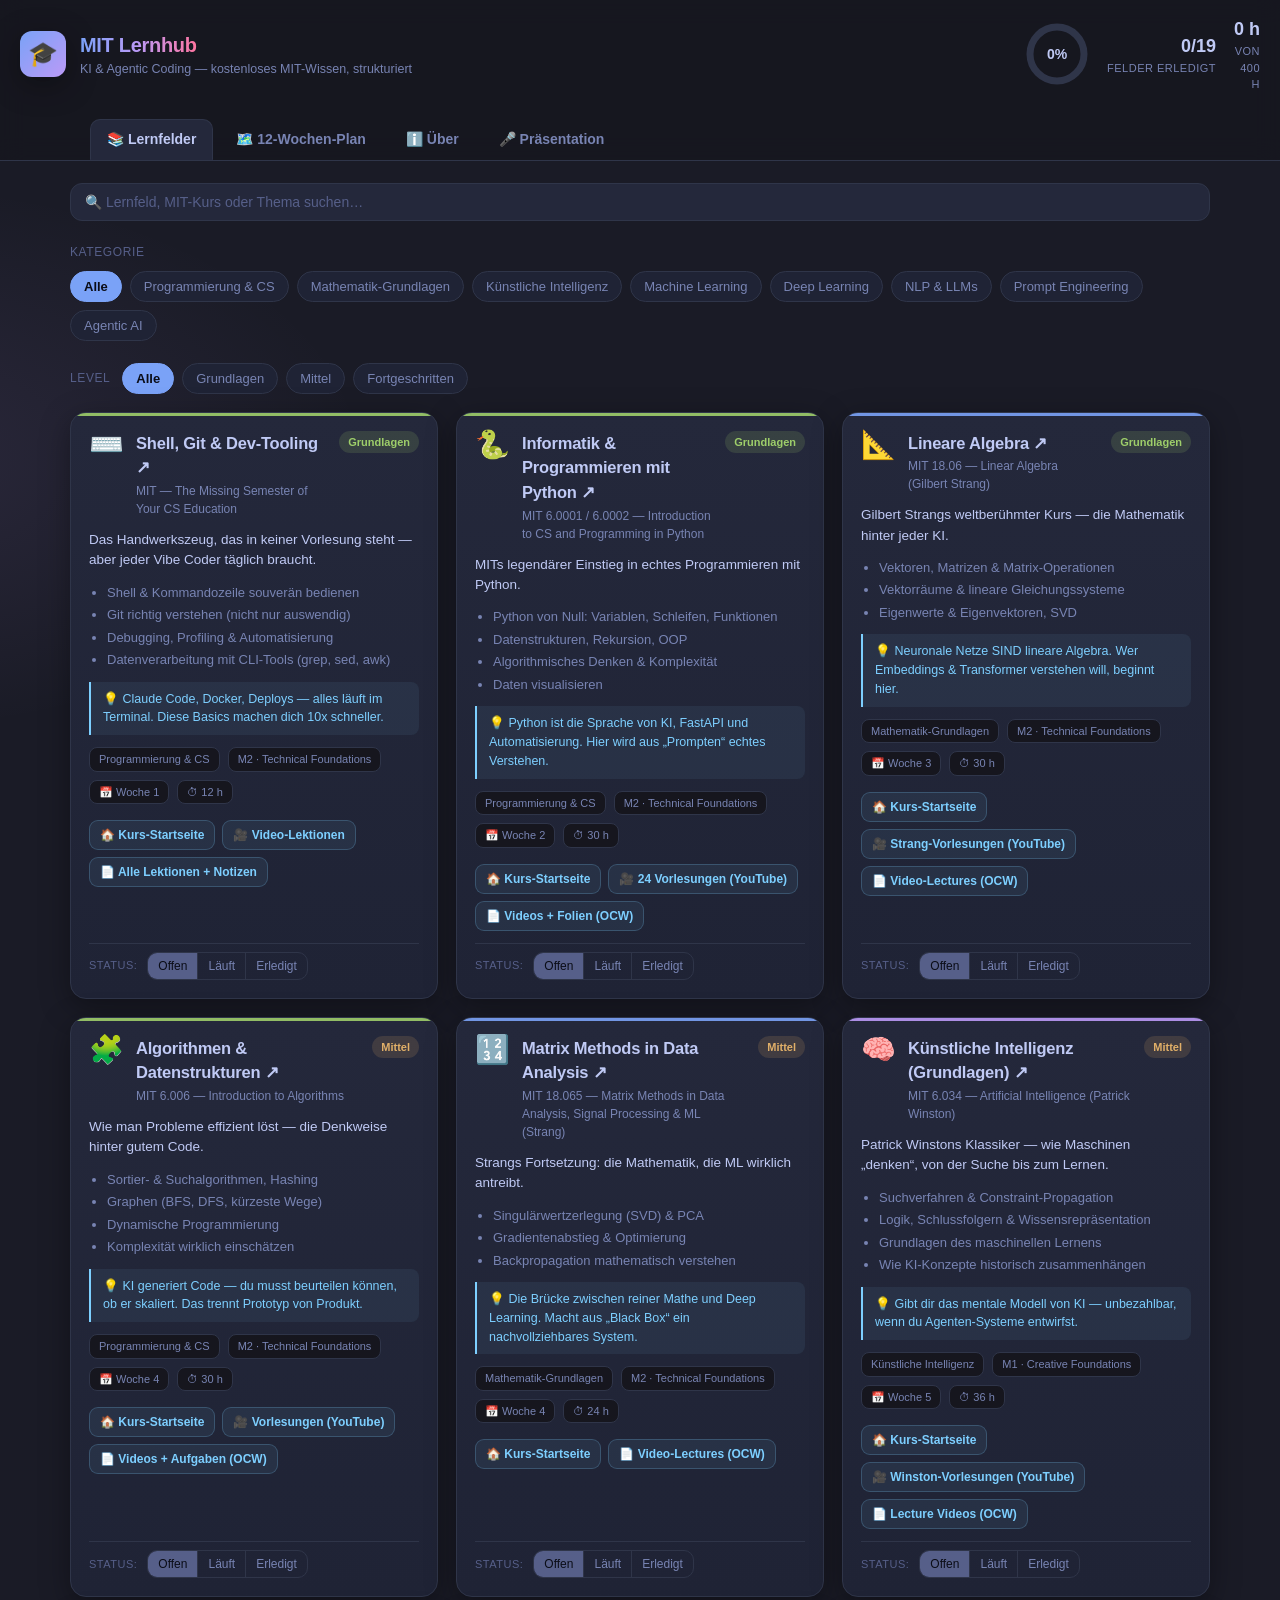
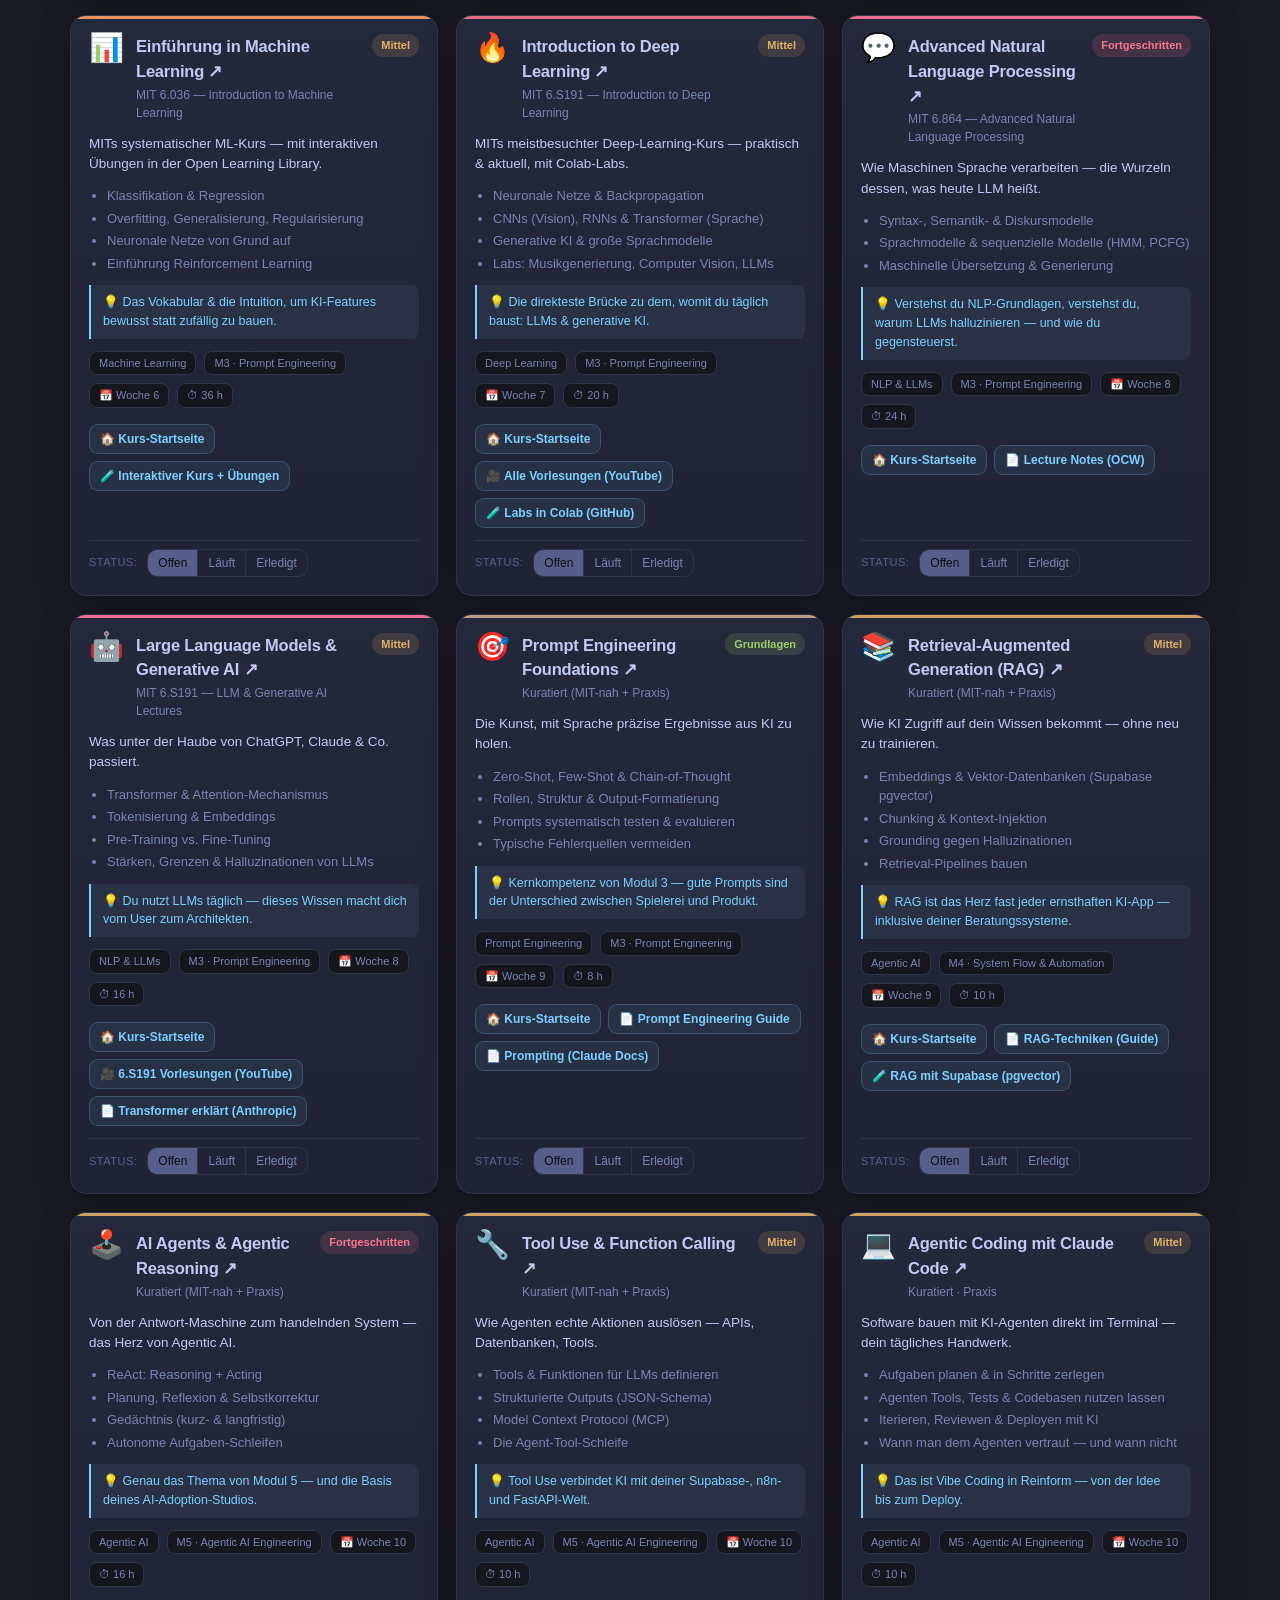
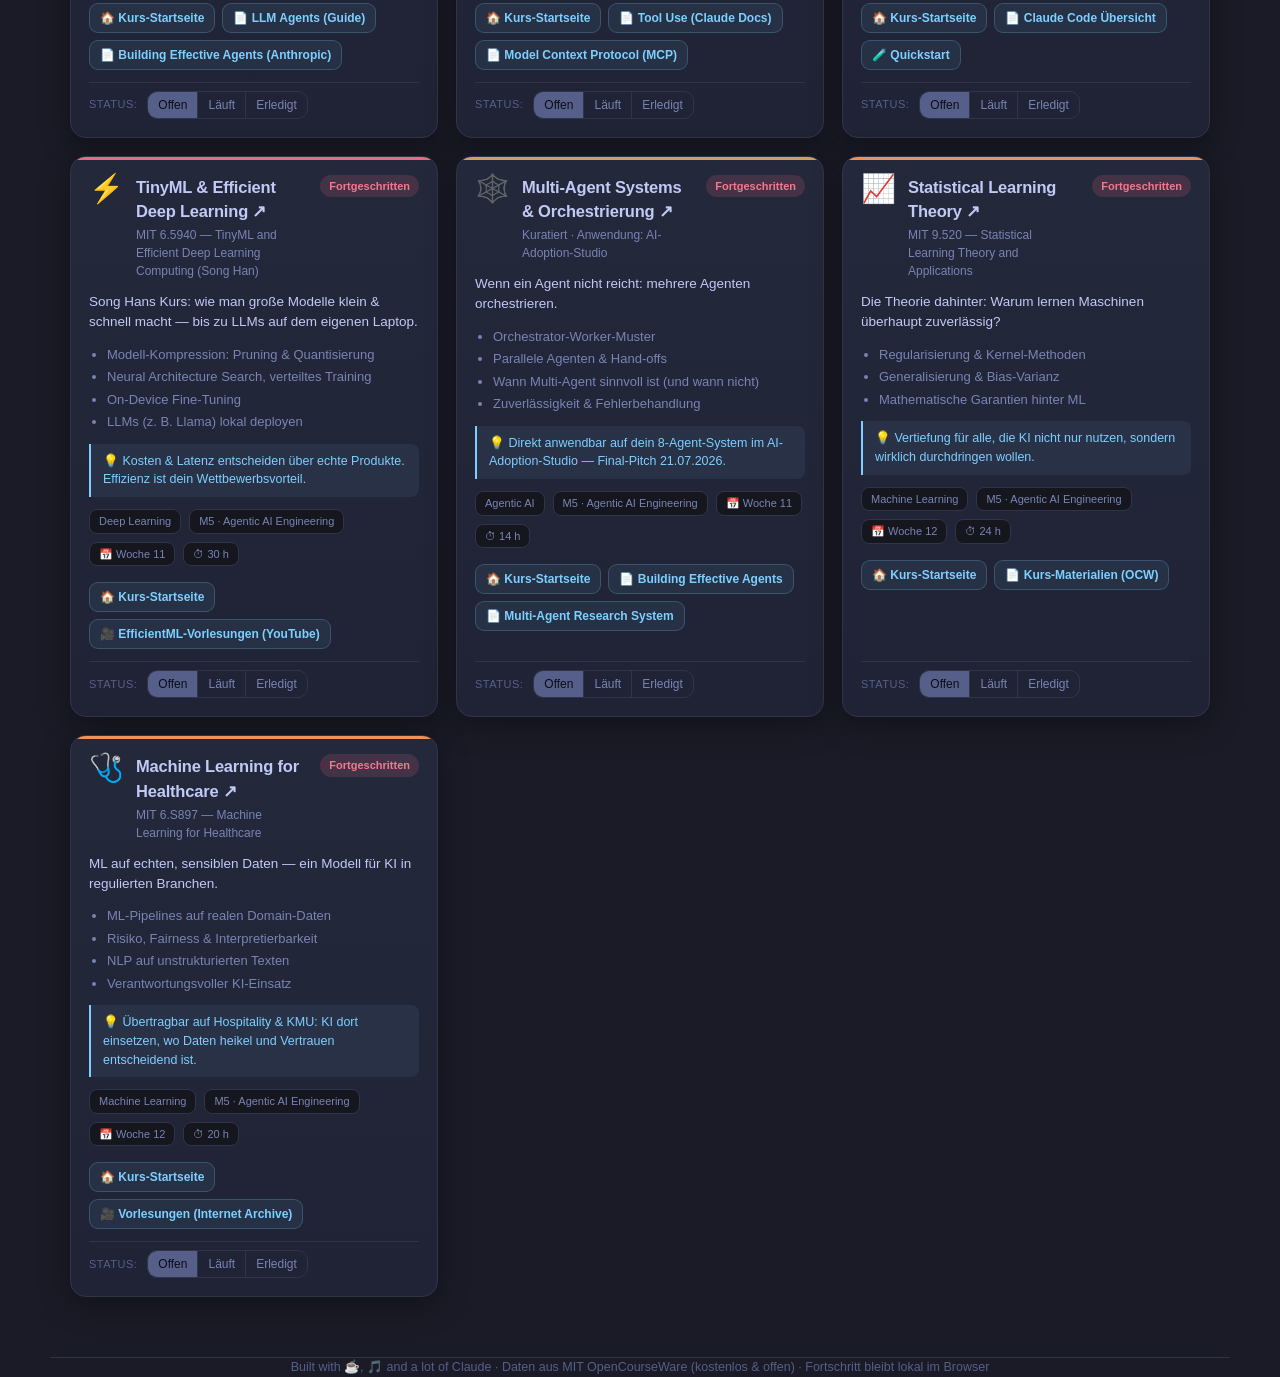
<file: mit-lernhub/index.html>
<!DOCTYPE html>
<html lang="de">
<head>
  <meta charset="UTF-8" />
  <meta name="viewport" content="width=device-width, initial-scale=1.0" />
  <title>MIT Lernhub — KI &amp; Agentic Coding</title>
  <meta name="description" content="Interaktive Lern-Oberfläche für kostenloses MIT-Wissen rund um KI, Machine Learning, Deep Learning und Agentic Coding." />
  <link rel="stylesheet" href="styles.css" />
  <link rel="icon" href="data:image/svg+xml,<svg xmlns='http://www.w3.org/2000/svg' viewBox='0 0 100 100'><text y='.9em' font-size='90'>🎓</text></svg>" />
</head>
<body>
  <header>
    <div class="head-inner">
      <div class="brand">
        <div class="logo">🎓</div>
        <div>
          <h1><span class="grad">MIT Lernhub</span></h1>
          <p>KI &amp; Agentic Coding — kostenloses MIT-Wissen, strukturiert</p>
        </div>
      </div>
      <div class="head-stats">
        <div class="ring" title="Fortschritt nach Lernstunden">
          <svg width="64" height="64">
            <circle cx="32" cy="32" r="27" fill="none" stroke="#2f3549" stroke-width="7"></circle>
            <circle id="ringFill" cx="32" cy="32" r="27" fill="none" stroke="url(#g)" stroke-width="7"
              stroke-linecap="round" stroke-dasharray="169.6" stroke-dashoffset="169.6"></circle>
            <defs><linearGradient id="g" x1="0" y1="0" x2="1" y2="1">
              <stop offset="0%" stop-color="#7aa2f7"/><stop offset="100%" stop-color="#bb9af7"/>
            </linearGradient></defs>
          </svg>
          <div class="pct" id="ringPct">0%</div>
        </div>
        <div class="stat"><b id="statDone">0/20</b><span>Felder erledigt</span></div>
        <div class="stat"><b id="statHours">0 h</b><span>von <span id="statTotal">0</span> h</span></div>
      </div>
    </div>
    <div class="wrap">
      <div class="tabs">
        <button class="tab active" data-view="fields">📚 Lernfelder</button>
        <button class="tab" data-view="plan">🗺️ 12-Wochen-Plan</button>
        <button class="tab" data-view="about">ℹ️ Über</button>
        <a class="tab" href="praesentation.html" style="text-decoration:none">🎤 Präsentation</a>
      </div>
    </div>
  </header>

  <main class="wrap">
    <!-- LERNFELDER -->
    <section id="view-fields">
      <div class="filters">
        <input class="search" id="search" type="search" placeholder="🔍 Lernfeld, MIT-Kurs oder Thema suchen…" />
      </div>
      <div class="filters">
        <span class="filter-label">Kategorie</span>
        <div class="chips" id="catChips"></div>
      </div>
      <div class="filters">
        <span class="filter-label">Level</span>
        <div class="chips" id="lvlChips"></div>
      </div>
      <div class="grid" id="grid"></div>
    </section>

    <!-- PLAN -->
    <section id="view-plan" class="hidden">
      <div class="plan" id="plan"></div>
    </section>

    <!-- ABOUT -->
    <section id="view-about" class="hidden">
      <div class="about">
        <div class="card" style="--accent:#bb9af7">
          <h2>Über diesen Lernhub</h2>
          <p>Das MIT stellt praktisch sein gesamtes Lehrmaterial kostenlos online (MIT OpenCourseWare &amp;
          Open Learning Library). Dieser Hub bündelt die für <b>Vibe Coding &amp; KI</b> relevantesten Kurse zu
          <b>19 Lernfeldern</b> — von Python &amp; linearer Algebra über Deep Learning bis zu Agentic AI — und
          mappt sie auf die 5 Module des Vibe Coding Bootcamps.</p>
          <p><b>Fortschritt</b> wird lokal in deinem Browser gespeichert (localStorage) — nichts verlässt dein Gerät.
          Dieselben Lernfelder liegen zusätzlich als Notion-Datenbank im <i>Vibe Coding Bootcamp</i> Workspace,
          inklusive Board-, Wochen- und Status-Ansichten.</p>
          <p><b>Quellen:</b> MIT OpenCourseWare (ocw.mit.edu), MIT 6.S191 (introtodeeplearning.com),
          MIT HAN Lab 6.5940 sowie kuratierte Praxis-Ressourcen für Prompt Engineering &amp; Agentic Coding.</p>
          <a class="cta" id="notionLink" href="#" target="_blank" rel="noopener">→ Zur Notion-Datenbank</a>
          &nbsp;
          <a class="cta" id="planLink" href="#" target="_blank" rel="noopener" style="background:linear-gradient(135deg,#9ece6a,#7dcfff)">→ 12-Wochen-Plan in Notion</a>
          <p style="margin-top:18px;color:var(--muted-2);font-size:12.5px">Tipp: „Alles zurücksetzen“ löscht deinen gespeicherten Fortschritt.
          <button id="resetBtn" style="background:none;border:1px solid var(--border);color:var(--red);padding:4px 10px;border-radius:8px;cursor:pointer;margin-left:6px">Alles zurücksetzen</button></p>
        </div>
      </div>
    </section>
  </main>

  <footer class="wrap">
    Built with ☕, 🎵 and a lot of Claude · Daten aus MIT OpenCourseWare (kostenlos &amp; offen) · Fortschritt bleibt lokal im Browser
  </footer>

  <script src="curriculum.js"></script>
  <script src="app.js"></script>
</body>
</html>
</file>
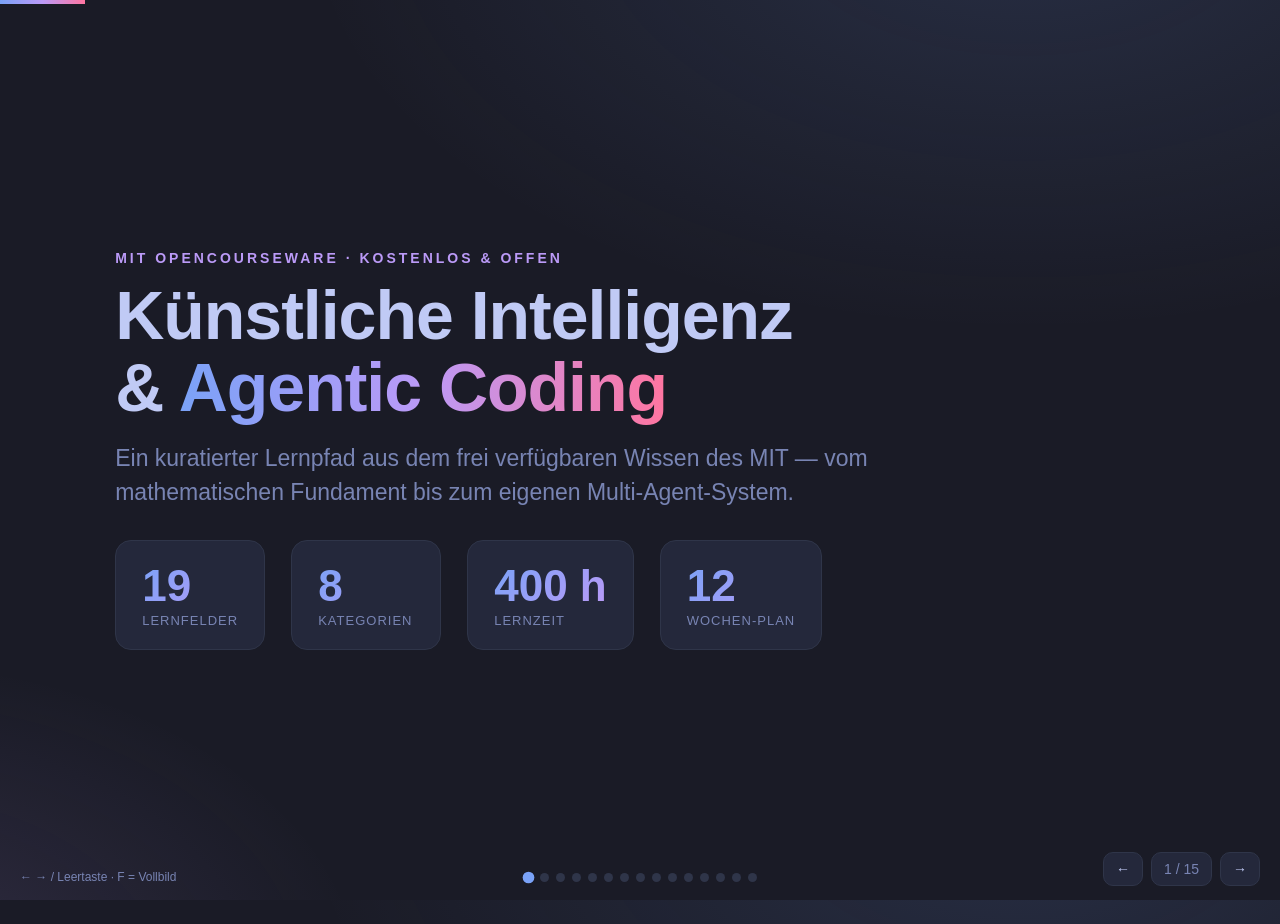
<file: mit-lernhub/praesentation.html>
<!DOCTYPE html>
<html lang="de">
<head>
<meta charset="UTF-8" />
<meta name="viewport" content="width=device-width, initial-scale=1.0" />
<title>MIT KI & Agentic Coding — Präsentation</title>
<style>
  :root{
    --bg:#1a1b26;--surface:#24283b;--surface2:#1f2335;--border:#2f3549;--text:#c0caf5;--muted:#7884b3;
    --blue:#7aa2f7;--cyan:#7dcfff;--green:#9ece6a;--purple:#bb9af7;--orange:#ff9e64;--red:#f7768e;--yellow:#e0af68;--pink:#ff75a0;--brown:#cfa98a;
  }
  *{box-sizing:border-box;margin:0;padding:0}
  html,body{height:100%}
  body{
    font-family:-apple-system,BlinkMacSystemFont,"Segoe UI",Roboto,Arial,sans-serif;color:var(--text);overflow:hidden;
    background:radial-gradient(1200px 700px at 80% -10%,rgba(122,162,247,.14),transparent 60%),
               radial-gradient(900px 600px at -10% 110%,rgba(187,154,247,.14),transparent 55%),var(--bg);
  }
  .deck{height:100vh;width:100vw;position:relative}
  .slide{
    position:absolute;inset:0;display:flex;flex-direction:column;justify-content:center;
    padding:6vh 9vw;opacity:0;transform:translateY(24px);pointer-events:none;transition:opacity .45s,transform .45s;overflow:auto;
  }
  .slide.active{opacity:1;transform:none;pointer-events:auto}
  .kicker{font-size:14px;letter-spacing:3px;text-transform:uppercase;color:var(--purple);font-weight:700;margin-bottom:14px}
  h1{font-size:clamp(34px,6vw,68px);line-height:1.05;letter-spacing:-1px;margin-bottom:18px}
  h2{font-size:clamp(26px,4vw,46px);line-height:1.1;letter-spacing:-.5px;margin-bottom:22px}
  .grad{background:linear-gradient(90deg,var(--blue),var(--purple),var(--pink));-webkit-background-clip:text;background-clip:text;-webkit-text-fill-color:transparent}
  .lead{font-size:clamp(17px,2.1vw,23px);color:var(--muted);max-width:60ch;line-height:1.5}
  ul.big{list-style:none;display:flex;flex-direction:column;gap:14px;margin-top:10px}
  ul.big li{font-size:clamp(16px,2vw,22px);display:flex;gap:14px;align-items:flex-start}
  ul.big li .b{color:var(--blue);font-weight:800}
  .stats{display:flex;gap:26px;flex-wrap:wrap;margin-top:30px}
  .stat{background:var(--surface);border:1px solid var(--border);border-radius:16px;padding:20px 26px;min-width:150px}
  .stat b{display:block;font-size:clamp(28px,4vw,44px);background:linear-gradient(135deg,var(--blue),var(--purple));-webkit-background-clip:text;background-clip:text;-webkit-text-fill-color:transparent}
  .stat span{font-size:13px;color:var(--muted);text-transform:uppercase;letter-spacing:1px}
  .phases{display:grid;grid-template-columns:repeat(auto-fit,minmax(210px,1fr));gap:18px;margin-top:24px}
  .phase{background:var(--surface);border:1px solid var(--border);border-left:4px solid var(--accent,var(--blue));border-radius:14px;padding:18px 20px}
  .phase h3{font-size:19px;margin-bottom:6px}
  .phase p{color:var(--muted);font-size:14px}
  .phase .w{font-size:12px;color:var(--accent,var(--blue));font-weight:700;letter-spacing:1px;text-transform:uppercase}
  .cat-head{display:flex;align-items:center;gap:18px;margin-bottom:8px}
  .cat-ico{font-size:clamp(40px,6vw,64px)}
  .cards{display:grid;grid-template-columns:repeat(auto-fit,minmax(260px,1fr));gap:14px;margin-top:18px}
  .mini{background:var(--surface);border:1px solid var(--border);border-radius:13px;padding:15px 17px;border-top:3px solid var(--accent,var(--blue))}
  .mini h4{font-size:16px;display:flex;gap:9px;align-items:center;margin-bottom:5px}
  .mini .kurs{font-size:12px;color:var(--cyan);margin-bottom:7px}
  .mini p{font-size:13px;color:var(--muted);line-height:1.45}
  .mini .lvl{font-size:11px;padding:2px 8px;border-radius:999px;margin-left:auto;font-weight:600}
  .lvl.Grundlagen{background:rgba(158,206,106,.16);color:var(--green)}
  .lvl.Mittel{background:rgba(224,175,104,.16);color:var(--yellow)}
  .lvl.Fortgeschritten{background:rgba(247,118,142,.16);color:var(--red)}
  table.plan{width:100%;border-collapse:collapse;margin-top:18px;font-size:clamp(13px,1.6vw,17px)}
  table.plan th,table.plan td{text-align:left;padding:9px 12px;border-bottom:1px solid var(--border)}
  table.plan th{color:var(--purple);text-transform:uppercase;font-size:12px;letter-spacing:1px}
  table.plan td:first-child{font-weight:800;color:var(--blue)}
  .pill{display:inline-block;font-size:11px;padding:2px 9px;border-radius:999px;background:var(--surface2);border:1px solid var(--border);color:var(--muted)}
  .src-list{columns:2;gap:30px;margin-top:18px}
  .src-list a{color:var(--blue);text-decoration:none;display:block;padding:7px 0;font-size:15px}
  .src-list a:hover{text-decoration:underline}
  /* chrome */
  .progress{position:fixed;top:0;left:0;height:4px;background:linear-gradient(90deg,var(--blue),var(--purple),var(--pink));z-index:20;transition:width .3s}
  .hud{position:fixed;bottom:18px;left:0;right:0;display:flex;justify-content:center;align-items:center;gap:18px;z-index:20}
  .dots{display:flex;gap:7px;flex-wrap:wrap;justify-content:center;max-width:70vw}
  .dot{width:9px;height:9px;border-radius:50%;background:var(--border);border:0;cursor:pointer;padding:0}
  .dot.active{background:var(--blue);transform:scale(1.3)}
  .nav{position:fixed;bottom:14px;right:20px;display:flex;gap:8px;z-index:20}
  .nav button,.counter{background:var(--surface);border:1px solid var(--border);color:var(--text);border-radius:10px;padding:8px 12px;font-size:14px;cursor:pointer}
  .counter{cursor:default;color:var(--muted)}
  .hint{position:fixed;bottom:16px;left:20px;color:var(--muted);font-size:12px;z-index:20}
  @media(max-width:640px){.slide{padding:7vh 6vw}.src-list{columns:1}.hint{display:none}}
</style>
</head>
<body>
  <div class="progress" id="prog"></div>
  <div class="deck" id="deck"></div>
  <div class="hud"><div class="dots" id="dots"></div></div>
  <div class="hint">← → / Leertaste · F = Vollbild</div>
  <div class="nav">
    <button id="prev">←</button>
    <span class="counter"><span id="cur">1</span> / <span id="tot">1</span></span>
    <button id="next">→</button>
  </div>

  <script src="curriculum.js"></script>
  <script>
  (function(){
    const D = window.CURRICULUM, F = D.fields;
    const CAT_COLOR = {
      "Mathematik-Grundlagen":"#7aa2f7","Programmierung & CS":"#9ece6a","Künstliche Intelligenz":"#bb9af7",
      "Machine Learning":"#ff9e64","Deep Learning":"#f7768e","NLP & LLMs":"#ff75a0","Agentic AI":"#e0af68","Prompt Engineering":"#cfa98a"
    };
    const CAT_ICON = {
      "Mathematik-Grundlagen":"📐","Programmierung & CS":"💾","Künstliche Intelligenz":"🧠",
      "Machine Learning":"📊","Deep Learning":"🔥","NLP & LLMs":"💬","Agentic AI":"🤖","Prompt Engineering":"🎯"
    };
    const esc = s => String(s).replace(/[&<>]/g,c=>({"&":"&amp;","<":"&lt;",">":"&gt;"}[c]));
    const totalH = F.reduce((a,f)=>a+f.aufwand,0);
    const cats = [...new Set(F.map(f=>f.kategorie))];

    const slides = [];

    // 1 — Title
    slides.push(`
      <div class="kicker">MIT OpenCourseWare · kostenlos & offen</div>
      <h1>Künstliche Intelligenz<br>& <span class="grad">Agentic Coding</span></h1>
      <p class="lead">Ein kuratierter Lernpfad aus dem frei verfügbaren Wissen des MIT —
      vom mathematischen Fundament bis zum eigenen Multi-Agent-System.</p>
      <div class="stats">
        <div class="stat"><b>${F.length}</b><span>Lernfelder</span></div>
        <div class="stat"><b>${cats.length}</b><span>Kategorien</span></div>
        <div class="stat"><b>${totalH} h</b><span>Lernzeit</span></div>
        <div class="stat"><b>${D.meta.weeks}</b><span>Wochen-Plan</span></div>
      </div>`);

    // 2 — Why MIT
    slides.push(`
      <div class="kicker">Warum MIT?</div>
      <h2>Eliten-Wissen. <span class="grad">Null Euro.</span></h2>
      <ul class="big">
        <li><span class="b">→</span><div>Das MIT veröffentlicht über <b>OpenCourseWare</b> praktisch sein gesamtes Lehrmaterial — Videos, Skripte, Aufgaben.</div></li>
        <li><span class="b">→</span><div>Dieselben Kurse, die MIT-Studierende belegen — <b>frei zugänglich</b>, in deinem Tempo.</div></li>
        <li><span class="b">→</span><div>Gelehrt von Legenden: <b>Gilbert Strang</b> (Lineare Algebra), <b>Patrick Winston</b> (KI), <b>Song Han</b> (Efficient AI).</div></li>
        <li><span class="b">→</span><div>Hier kuratiert auf das, was <b>Vibe Coding & KI-Produkte</b> wirklich brauchen.</div></li>
      </ul>`);

    // 3 — 4 phases
    const PHASES = [
      {name:"Fundament",w:"Woche 1–4",c:"#7aa2f7",d:"Tooling, Python, Mathe & Algorithmen — die Basis, auf der alles steht."},
      {name:"KI & Machine Learning",w:"Woche 5–6",c:"#ff9e64",d:"Wie Maschinen denken und aus Daten lernen."},
      {name:"Deep Learning & Sprache",w:"Woche 7–8",c:"#f7768e",d:"Neuronale Netze, Transformer und große Sprachmodelle."},
      {name:"Agentic AI & Capstone",w:"Woche 9–12",c:"#e0af68",d:"Prompting, RAG, Agenten & Multi-Agent-Systeme — bis zum eigenen Produkt."},
    ];
    slides.push(`
      <div class="kicker">Der Weg</div>
      <h2>4 Phasen, ein roter Faden</h2>
      <div class="phases">
        ${PHASES.map(p=>`<div class="phase" style="--accent:${p.c}">
          <div class="w">${p.w}</div><h3>${p.name}</h3><p>${p.d}</p></div>`).join("")}
      </div>`);

    // 4..n — one slide per category
    cats.forEach(cat=>{
      const items = F.filter(f=>f.kategorie===cat).sort((a,b)=>a.woche-b.woche);
      const col = CAT_COLOR[cat], h = items.reduce((a,f)=>a+f.aufwand,0);
      slides.push(`
        <div class="cat-head">
          <div class="cat-ico">${CAT_ICON[cat]||"📘"}</div>
          <div><div class="kicker" style="color:${col};margin-bottom:4px">Kategorie · ${items.length} Felder · ${h} h</div>
          <h2 style="margin:0">${esc(cat)}</h2></div>
        </div>
        <div class="cards">
          ${items.map(f=>`<div class="mini" style="--accent:${col}">
            <h4>${f.icon} ${esc(f.lernfeld)} <span class="lvl ${f.level}">${f.level}</span></h4>
            <div class="kurs">${esc(f.kurs)}</div>
            <p>${esc(f.summary)}</p>
          </div>`).join("")}
        </div>`);
    });

    // n+1 — 12-week plan
    const planRows = [
      [1,"Shell, Git & Dev-Tooling","Missing Semester","M2","12"],
      [2,"Python & Informatik-Grundlagen","6.0001 / 6.0002","M2","30"],
      [3,"Lineare Algebra","18.06 (Strang)","M2","30"],
      [4,"Algorithmen + Matrix Methods","6.006 / 18.065","M2","24"],
      [5,"Künstliche Intelligenz","6.034 (Winston)","M1","36"],
      [6,"Machine Learning","6.036","M3","36"],
      [7,"Deep Learning","6.S191","M3","20"],
      [8,"NLP & Large Language Models","6.864 + 6.S191","M3","24"],
      [9,"Prompt Engineering + RAG","Kuratiert","M3/M4","18"],
      [10,"AI Agents + Tool Use + Claude Code","Kuratiert","M5","26"],
      [11,"Multi-Agent + Efficient AI","6.5940 + Praxis","M5","30"],
      [12,"Capstone + Vertiefung","9.520 / 6.S897","M5","20"],
    ];
    slides.push(`
      <div class="kicker">Teilzeit · ~8–12 h / Woche</div>
      <h2>Der 12-Wochen-Lernplan</h2>
      <table class="plan">
        <tr><th>W</th><th>Fokus</th><th>MIT-Quelle</th><th>Modul</th><th>≈ h</th></tr>
        ${planRows.map(r=>`<tr><td>${r[0]}</td><td>${esc(r[1])}</td><td>${esc(r[2])}</td><td><span class="pill">${r[3]}</span></td><td>${r[4]}</td></tr>`).join("")}
      </table>`);

    // n+2 — Agentic AI spotlight / Capstone
    slides.push(`
      <div class="kicker" style="color:var(--yellow)">Das Ziel</div>
      <h2>🤖 Vom Wissen zum <span class="grad">eigenen Agenten-System</span></h2>
      <ul class="big">
        <li><span class="b">①</span><div><b>Agenten</b> verstehen: ReAct, Planung, Reflexion, Gedächtnis.</div></li>
        <li><span class="b">②</span><div><b>Tool Use & MCP</b>: Agenten an Supabase, n8n & APIs anbinden.</div></li>
        <li><span class="b">③</span><div><b>Multi-Agent-Orchestrierung</b>: Orchestrator-Worker, parallele Agenten.</div></li>
        <li><span class="b">★</span><div><b>Capstone:</b> ein Multi-Agent-Feature für das <b>AI-Adoption-Studio</b> — Final-Pitch 21.07.2026.</div></li>
      </ul>`);

    // n+3 — How to learn
    slides.push(`
      <div class="kicker">So lernst du</div>
      <h2>Zwei Werkzeuge, ein System</h2>
      <div class="phases">
        <div class="phase" style="--accent:#7aa2f7"><h3>📚 MIT Lernhub</h3>
          <p>Interaktive Oberfläche mit Fortschritts-Tracking, Filtern & 12-Wochen-Plan. Läuft im Browser, offline-fähig.</p></div>
        <div class="phase" style="--accent:#bb9af7"><h3>🗂 Notion-Datenbank</h3>
          <p>Dieselben 19 Lernfelder im Vibe Coding Bootcamp Workspace — mit Board-, Wochen- & Status-Ansichten.</p></div>
        <div class="phase" style="--accent:#9ece6a"><h3>✅ Definition of Done</h3>
          <p>Pro Woche: Thema durcharbeiten · 1 Hands-on-Artefakt · Status setzen · 1 Learning für LinkedIn notieren.</p></div>
      </div>`);

    // n+4 — sources / thanks
    slides.push(`
      <div class="kicker">Quellen — alle kostenlos</div>
      <h2>Lern weiter. <span class="grad">Bau Echtes.</span></h2>
      <div class="src-list">
        <a href="https://ocw.mit.edu/" target="_blank" rel="noopener">↗ MIT OpenCourseWare</a>
        <a href="https://introtodeeplearning.com/" target="_blank" rel="noopener">↗ MIT 6.S191 — Deep Learning</a>
        <a href="https://hanlab.mit.edu/courses/2024-fall-65940" target="_blank" rel="noopener">↗ MIT 6.5940 — Efficient AI</a>
        <a href="https://openlearninglibrary.mit.edu/" target="_blank" rel="noopener">↗ MIT Open Learning Library</a>
        <a href="https://missing.csail.mit.edu/" target="_blank" rel="noopener">↗ The Missing Semester</a>
        <a href="https://ocw.mit.edu/courses/6-034-artificial-intelligence-fall-2010/" target="_blank" rel="noopener">↗ MIT 6.034 — Artificial Intelligence</a>
      </div>
      <p class="lead" style="margin-top:26px">Built with ☕, 🎵 and a lot of Claude · Teil des Vibe Coding Bootcamps</p>`);

    // ---- render ----
    const deck = document.getElementById("deck"), dots = document.getElementById("dots");
    slides.forEach((html,i)=>{
      const s = document.createElement("section");
      s.className = "slide" + (i===0?" active":"");
      s.innerHTML = html;
      deck.appendChild(s);
      const d = document.createElement("button");
      d.className = "dot" + (i===0?" active":"");
      d.onclick = ()=>go(i);
      dots.appendChild(d);
    });
    const els = [...document.querySelectorAll(".slide")];
    const dotEls = [...document.querySelectorAll(".dot")];
    document.getElementById("tot").textContent = slides.length;
    let cur = 0;
    function go(n){
      cur = Math.max(0, Math.min(slides.length-1, n));
      els.forEach((e,i)=>e.classList.toggle("active",i===cur));
      dotEls.forEach((e,i)=>e.classList.toggle("active",i===cur));
      document.getElementById("cur").textContent = cur+1;
      document.getElementById("prog").style.width = ((cur+1)/slides.length*100)+"%";
    }
    document.getElementById("next").onclick = ()=>go(cur+1);
    document.getElementById("prev").onclick = ()=>go(cur-1);
    document.addEventListener("keydown",e=>{
      if(["ArrowRight","ArrowDown"," ","PageDown"].includes(e.key)){e.preventDefault();go(cur+1);}
      else if(["ArrowLeft","ArrowUp","PageUp"].includes(e.key)){e.preventDefault();go(cur-1);}
      else if(e.key==="Home")go(0); else if(e.key==="End")go(slides.length-1);
      else if(e.key.toLowerCase()==="f"){if(!document.fullscreenElement)document.documentElement.requestFullscreen();else document.exitFullscreen();}
    });
    let sx=null;
    deck.addEventListener("touchstart",e=>sx=e.touches[0].clientX,{passive:true});
    deck.addEventListener("touchend",e=>{if(sx===null)return;const dx=e.changedTouches[0].clientX-sx;if(Math.abs(dx)>50)go(cur+(dx<0?1:-1));sx=null;},{passive:true});
    go(0);
  })();
  </script>
</body>
</html>
</file>
<file: mit-lernhub/styles.css>
:root {
  --bg: #1a1b26;
  --bg-2: #16161e;
  --surface: #24283b;
  --surface-2: #1f2335;
  --border: #2f3549;
  --text: #c0caf5;
  --muted: #7884b3;
  --muted-2: #565f89;
  --blue: #7aa2f7;
  --cyan: #7dcfff;
  --green: #9ece6a;
  --purple: #bb9af7;
  --orange: #ff9e64;
  --red: #f7768e;
  --yellow: #e0af68;
  --pink: #ff75a0;
  --brown: #cfa98a;
  --shadow: 0 8px 30px rgba(0, 0, 0, 0.35);
  --radius: 16px;
}

* { box-sizing: border-box; }

html { scroll-behavior: smooth; }

body {
  margin: 0;
  font-family: -apple-system, BlinkMacSystemFont, "Segoe UI", Roboto, Helvetica, Arial, sans-serif;
  background: radial-gradient(1200px 600px at 80% -10%, rgba(122, 162, 247, 0.10), transparent 60%),
              radial-gradient(900px 500px at -10% 10%, rgba(187, 154, 247, 0.10), transparent 55%),
              var(--bg);
  color: var(--text);
  line-height: 1.5;
  min-height: 100vh;
}

.wrap { max-width: 1180px; margin: 0 auto; padding: 0 20px; }

/* Header */
header {
  position: sticky; top: 0; z-index: 50;
  backdrop-filter: blur(12px);
  background: rgba(22, 22, 30, 0.78);
  border-bottom: 1px solid var(--border);
}
.head-inner { display: flex; align-items: center; gap: 22px; padding: 16px 20px; flex-wrap: wrap; }
.brand { display: flex; align-items: center; gap: 14px; }
.brand .logo {
  width: 46px; height: 46px; border-radius: 12px; display: grid; place-items: center;
  font-size: 24px; background: linear-gradient(135deg, var(--blue), var(--purple)); box-shadow: var(--shadow);
}
.brand h1 { font-size: 20px; margin: 0; letter-spacing: -0.3px; }
.brand p { margin: 0; font-size: 12.5px; color: var(--muted); }
.grad { background: linear-gradient(90deg, var(--blue), var(--purple), var(--pink));
  -webkit-background-clip: text; background-clip: text; -webkit-text-fill-color: transparent; }

.head-stats { margin-left: auto; display: flex; align-items: center; gap: 18px; }
.ring { position: relative; width: 64px; height: 64px; }
.ring svg { transform: rotate(-90deg); }
.ring .pct { position: absolute; inset: 0; display: grid; place-items: center; font-weight: 700; font-size: 14px; }
.stat { text-align: right; }
.stat b { font-size: 18px; }
.stat span { display: block; font-size: 11px; color: var(--muted); text-transform: uppercase; letter-spacing: 0.5px; }

/* Tabs */
.tabs { display: flex; gap: 6px; padding: 10px 20px 0; }
.tab {
  appearance: none; border: 1px solid transparent; background: transparent; color: var(--muted);
  padding: 9px 16px; border-radius: 10px 10px 0 0; font-size: 14px; font-weight: 600; cursor: pointer;
}
.tab:hover { color: var(--text); background: var(--surface-2); }
.tab.active { color: var(--text); background: var(--surface); border-color: var(--border); border-bottom-color: var(--surface); }

/* Filters */
.filters { display: flex; gap: 10px; flex-wrap: wrap; align-items: center; margin: 22px 0 8px; }
.search {
  flex: 1 1 240px; min-width: 220px; background: var(--surface); border: 1px solid var(--border);
  color: var(--text); padding: 10px 14px; border-radius: 12px; font-size: 14px;
}
.search::placeholder { color: var(--muted-2); }
.chips { display: flex; gap: 8px; flex-wrap: wrap; }
.chip {
  border: 1px solid var(--border); background: var(--surface-2); color: var(--muted);
  padding: 7px 13px; border-radius: 999px; font-size: 13px; cursor: pointer; transition: all .15s;
}
.chip:hover { color: var(--text); }
.chip.active { background: var(--blue); color: #0b0d17; border-color: var(--blue); font-weight: 600; }
.filter-label { font-size: 12px; color: var(--muted-2); text-transform: uppercase; letter-spacing: .6px; margin-right: 2px; }

/* Cards grid */
.grid { display: grid; grid-template-columns: repeat(auto-fill, minmax(330px, 1fr)); gap: 18px; margin: 18px 0 60px; }
.card {
  background: linear-gradient(180deg, var(--surface), var(--surface-2));
  border: 1px solid var(--border); border-radius: var(--radius); padding: 18px; display: flex; flex-direction: column;
  gap: 12px; box-shadow: var(--shadow); transition: transform .15s, border-color .15s; position: relative; overflow: hidden;
}
.card::before { content: ""; position: absolute; inset: 0 0 auto 0; height: 3px; background: var(--accent, var(--blue)); opacity: .9; }
.card { cursor: pointer; }
.card:hover { transform: translateY(-3px); border-color: var(--accent, var(--muted-2)); }
.card.done { opacity: .72; }
.card-top { display: flex; align-items: flex-start; gap: 12px; }
.card-ico { font-size: 28px; line-height: 1; }
.card-top h3 { margin: 0; font-size: 16.5px; letter-spacing: -0.2px; }
.card-top h3 a { color: var(--text); text-decoration: none; }
.card-top h3 a:hover { color: var(--accent, var(--blue)); }
.card-kurs { margin: 2px 0 0; font-size: 12px; color: var(--muted); }
.badge { font-size: 11px; padding: 3px 9px; border-radius: 999px; font-weight: 600; white-space: nowrap; }
.lvl-Grundlagen { background: rgba(158,206,106,.15); color: var(--green); }
.lvl-Mittel { background: rgba(224,175,104,.15); color: var(--yellow); }
.lvl-Fortgeschritten { background: rgba(247,118,142,.15); color: var(--red); }
.summary { font-size: 13.5px; color: var(--text); margin: 0; }
.bullets { margin: 0; padding-left: 18px; font-size: 13px; color: var(--muted); display: flex; flex-direction: column; gap: 3px; }
.why { font-size: 12.5px; color: var(--cyan); background: rgba(125,207,255,.07); border-left: 2px solid var(--cyan);
  padding: 8px 12px; border-radius: 0 8px 8px 0; margin: 0; }
.meta { display: flex; gap: 8px; flex-wrap: wrap; align-items: center; }
.meta .tag { font-size: 11px; color: var(--muted); background: var(--bg-2); border: 1px solid var(--border); padding: 3px 9px; border-radius: 8px; }
.resources { display: flex; flex-wrap: wrap; gap: 7px; padding-top: 4px; }
.res { font-size: 12px; color: var(--cyan); background: rgba(125,207,255,.08); border: 1px solid rgba(125,207,255,.22);
  padding: 5px 10px; border-radius: 9px; text-decoration: none; font-weight: 600; transition: background .15s; }
.res:hover { background: rgba(125,207,255,.2); }
.foot-label { font-size: 11px; color: var(--muted-2); text-transform: uppercase; letter-spacing: .5px; }
.card-foot { display: flex; align-items: center; gap: 10px; margin-top: auto; padding-top: 8px; border-top: 1px solid var(--border); flex-wrap: wrap; }
.seg { display: inline-flex; border: 1px solid var(--border); border-radius: 10px; overflow: hidden; }
.seg button { appearance: none; border: 0; background: transparent; color: var(--muted); padding: 6px 10px; font-size: 12px; cursor: pointer; }
.seg button:not(:last-child){ border-right: 1px solid var(--border); }
.seg button:hover { background: var(--surface); color: var(--text); }
.seg button.on[data-s="todo"] { background: var(--muted-2); color: #0b0d17; }
.seg button.on[data-s="in-progress"] { background: var(--blue); color: #0b0d17; }
.seg button.on[data-s="done"] { background: var(--green); color: #0b0d17; }
.src { margin-left: auto; font-size: 13px; color: var(--blue); text-decoration: none; font-weight: 600; }
.src:hover { text-decoration: underline; }

/* Plan view */
.plan { margin: 24px 0 60px; display: flex; flex-direction: column; gap: 14px; }
.phase-head { font-size: 13px; text-transform: uppercase; letter-spacing: 1px; color: var(--purple); margin: 18px 0 2px; font-weight: 700; }
.week {
  background: var(--surface-2); border: 1px solid var(--border); border-radius: 14px; padding: 16px 18px;
  display: grid; grid-template-columns: 64px 1fr; gap: 16px; align-items: start;
}
.week-no { display: grid; place-items: center; }
.week-no .n { width: 52px; height: 52px; border-radius: 14px; display: grid; place-items: center;
  font-weight: 800; font-size: 20px; background: linear-gradient(135deg, var(--blue), var(--purple)); color: #0b0d17; }
.week-no .h { font-size: 11px; color: var(--muted); margin-top: 6px; }
.week-items { display: flex; flex-direction: column; gap: 8px; }
.week-item { display: flex; align-items: center; gap: 10px; font-size: 14px; }
.week-item input { width: 17px; height: 17px; accent-color: var(--green); cursor: pointer; }
.week-item .ico { font-size: 16px; }
.week-item a { color: var(--text); text-decoration: none; }
.week-item a:hover { color: var(--blue); }
.week-item.checked label { text-decoration: line-through; color: var(--muted-2); }
.week-item .mod { font-size: 10.5px; color: var(--muted-2); border: 1px solid var(--border); padding: 1px 6px; border-radius: 6px; margin-left: auto; }

/* About */
.about { margin: 24px 0 60px; max-width: 760px; }
.about .card { padding: 24px; }
.about h2 { margin-top: 0; }
.about a { color: var(--blue); }
.cta { display: inline-block; background: linear-gradient(135deg, var(--blue), var(--purple)); color: #0b0d17;
  font-weight: 700; padding: 11px 18px; border-radius: 12px; text-decoration: none; margin-top: 8px; }

.empty { text-align: center; color: var(--muted); padding: 50px; grid-column: 1/-1; }
.hidden { display: none !important; }
footer { border-top: 1px solid var(--border); color: var(--muted-2); font-size: 12.5px; padding: 22px 0 40px; text-align: center; }

@media (max-width: 560px) {
  .head-stats { width: 100%; justify-content: space-between; margin-left: 0; }
  .week { grid-template-columns: 48px 1fr; }
}
</file>
